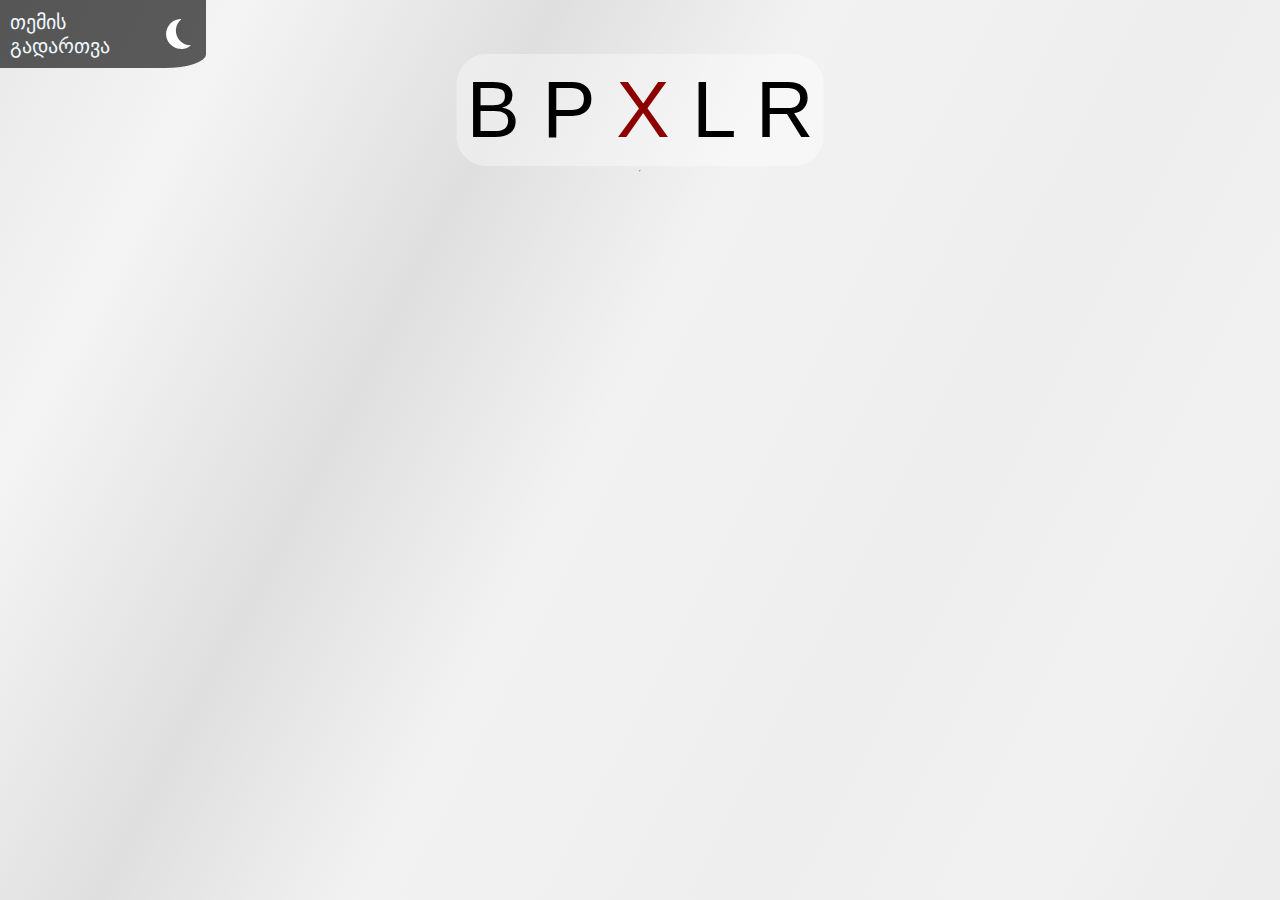
<file: events.html>
﻿<html>
<head>
	<title>BPXLR | Main </title>
	<meta charset="utf-8" />
	<link rel="stylesheet" href="styles.css">
	<link rel="stylesheet" href="light_mode.css" id="theme">
	<link rel="icon" src="" />
	<link rel="icon" type="image/x-icon" href="Media/icon.ico">
</head>
<body id="body">
	<div class="head">
		<h1 class="non_main_title"><a href="index.html">B P <span style="color: rgb(141, 0, 0)">X</span> L R</a></h1>
		<hr class="main_hr">
	</div>

	<div id="switchMode" class="theme_change">
		<span>თემის გადართვა    </span>
		<svg version="1.0" xmlns="http://www.w3.org/2000/svg"
			 width="20%" height="30px" viewBox="0 0 1049.000000 1280.000000"
			 preserveAspectRatio="xMidYMid meet">
			<metadata>
				Created by potrace 1.15, written by Peter Selinger 2001-2017
			</metadata>
			<g transform="translate(0.000000,1280.000000) scale(0.100000,-0.100000)"
			   fill="white" stroke="none">
				<path d="M6015 12789 c-740 -46 -1469 -219 -2145 -509 -284 -121 -817 -407
-985 -528 -22 -15 -108 -77 -191 -136 -179 -126 -366 -275 -521 -412 -163
-144 -375 -344 -398 -375 -11 -15 -63 -74 -115 -131 -1223 -1342 -1815 -3153
-1624 -4968 153 -1459 796 -2809 1835 -3849 665 -665 1429 -1156 2315 -1486
406 -151 865 -268 1304 -330 341 -48 510 -59 900 -59 374 -1 519 8 810 45 85
11 182 23 215 25 33 3 121 19 195 35 707 160 1097 293 1625 554 386 191 672
366 1000 612 261 196 285 223 237 271 -17 17 -43 20 -233 25 -1742 51 -3386
839 -4545 2177 -1184 1368 -1717 3206 -1453 5010 218 1494 969 2854 2124 3849
116 100 115 98 115 132 0 52 -22 59 -186 58 -82 -1 -207 -6 -279 -10z" />
			</g>
		</svg>
	</div>

	<script src="script.js"></script>
</body>
</html>
</file>
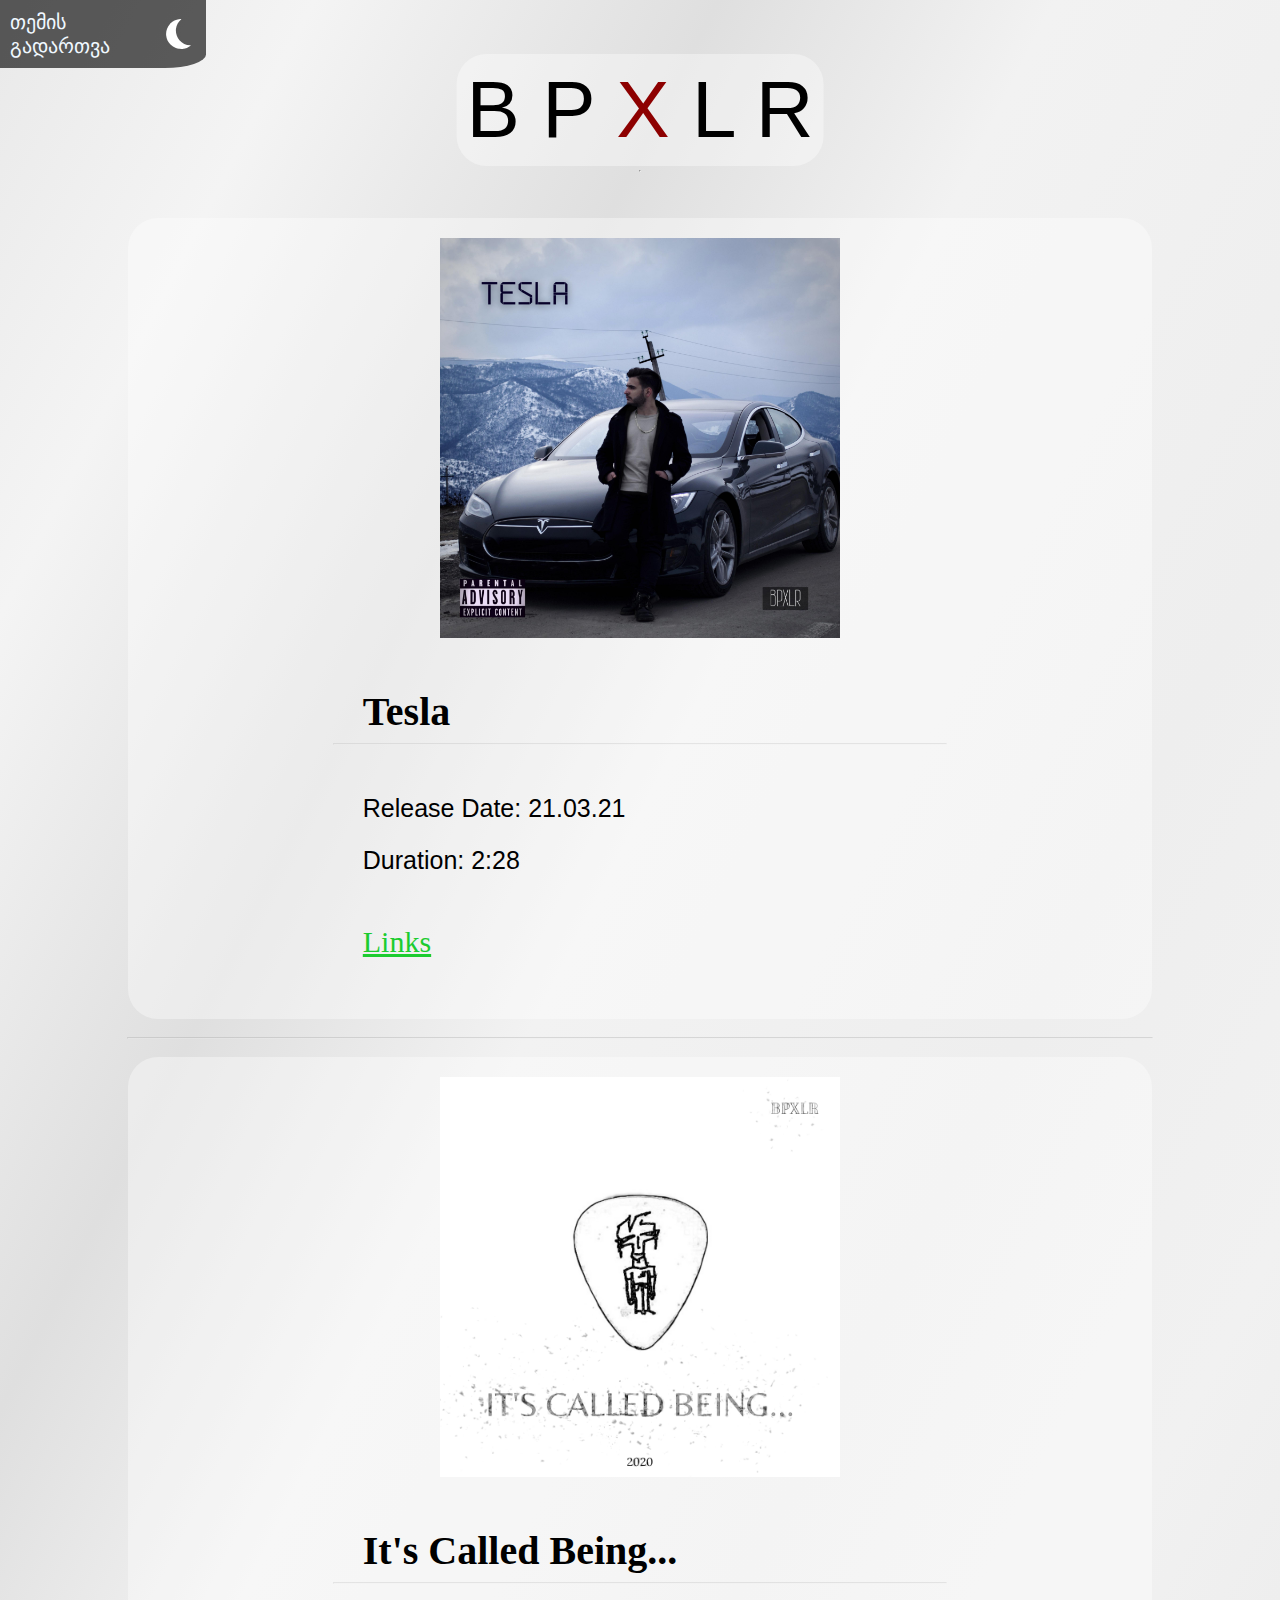
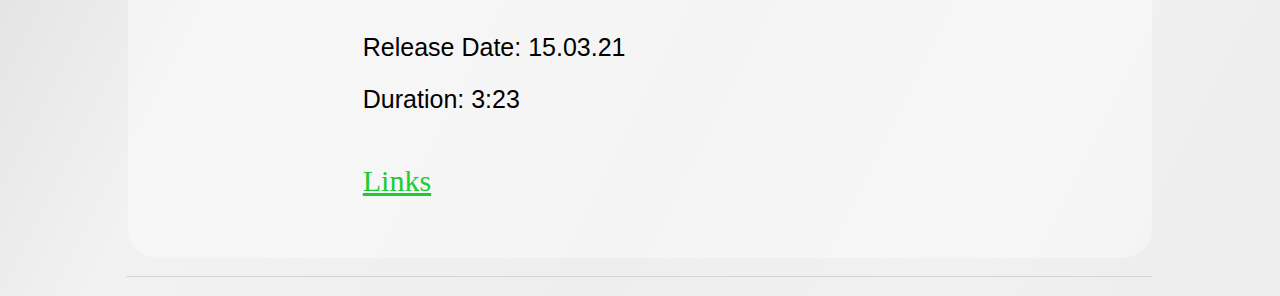
<file: listen.html>
﻿<html>
<head>
	<title>BPXLR | მუსიკა </title>
	<meta charset="utf-8" />
	<link rel="stylesheet" href="styles.css">
	<link rel="stylesheet" href="light_mode.css" id="theme">
	<link rel="icon" src="" />
	<link rel="icon" type="image/x-icon" href="Media/icon.ico">

</head>
<body id="body">
	<div class="head">
		<h1 class="non_main_title"><a href="index.html">B P <span style="color: rgb(141, 0, 0)">X</span> L R</a></h1>
		<hr class="main_hr">
	</div>

	<!-- !!! -->
	<div class="music_box">
		<div class="music_pic">
			<img width="400px" height="400px" src="Media\music\TESLA.jpg" />
		</div>
		<div class="music_info">
			<h3>Tesla</h3>
			<hr class="info_hr" />
			<br />
			<br />
			<span class="music_date">Release Date: 21.03.21</span>
			<br />
			<span class="music_date">Duration: 2:28</span>
			<a href="https://distrokid.com/hyperfollow/bpxlr/tesla"><div class="music_link">Links</div></a>
		</div>
	</div>
	<br />
	<hr class="music_hr" />
	<br />
	<!-- !!! -->
	<div class="music_box">
		<div class="music_pic">
			<img width="400px" height="400px" src="Media\music\It's Called Being....jpg" />
		</div>
		<div class="music_info">
			<h3>It's Called Being...</h3>
			<hr class="info_hr" />
			<br />
			<br />
			<span class="music_date"> Release Date: 15.03.21 </span>
			<br />
			<span class="music_date">Duration: 3:23</span>
			<a href="https://distrokid.com/hyperfollow/bpxlr/its-called-being"><div class="music_link">Links</div></a>
		</div>
	</div>
	<br />
	<hr class="music_hr" />
	<br />
	<!-- !!! -->


	<div id="switchMode" class="theme_change">
		<span>თემის გადართვა    </span>
		<svg version="1.0" xmlns="http://www.w3.org/2000/svg"
			 width="20%" height="30px" viewBox="0 0 1049.000000 1280.000000"
			 preserveAspectRatio="xMidYMid meet">
			<metadata>
				Created by potrace 1.15, written by Peter Selinger 2001-2017
			</metadata>
			<g transform="translate(0.000000,1280.000000) scale(0.100000,-0.100000)"
			   fill="white" stroke="none">
				<path d="M6015 12789 c-740 -46 -1469 -219 -2145 -509 -284 -121 -817 -407
-985 -528 -22 -15 -108 -77 -191 -136 -179 -126 -366 -275 -521 -412 -163
-144 -375 -344 -398 -375 -11 -15 -63 -74 -115 -131 -1223 -1342 -1815 -3153
-1624 -4968 153 -1459 796 -2809 1835 -3849 665 -665 1429 -1156 2315 -1486
406 -151 865 -268 1304 -330 341 -48 510 -59 900 -59 374 -1 519 8 810 45 85
11 182 23 215 25 33 3 121 19 195 35 707 160 1097 293 1625 554 386 191 672
366 1000 612 261 196 285 223 237 271 -17 17 -43 20 -233 25 -1742 51 -3386
839 -4545 2177 -1184 1368 -1717 3206 -1453 5010 218 1494 969 2854 2124 3849
116 100 115 98 115 132 0 52 -22 59 -186 58 -82 -1 -207 -6 -279 -10z" />
			</g>
		</svg>
	</div>

	<script src="script.js"></script>
</body>
</html>
</file>
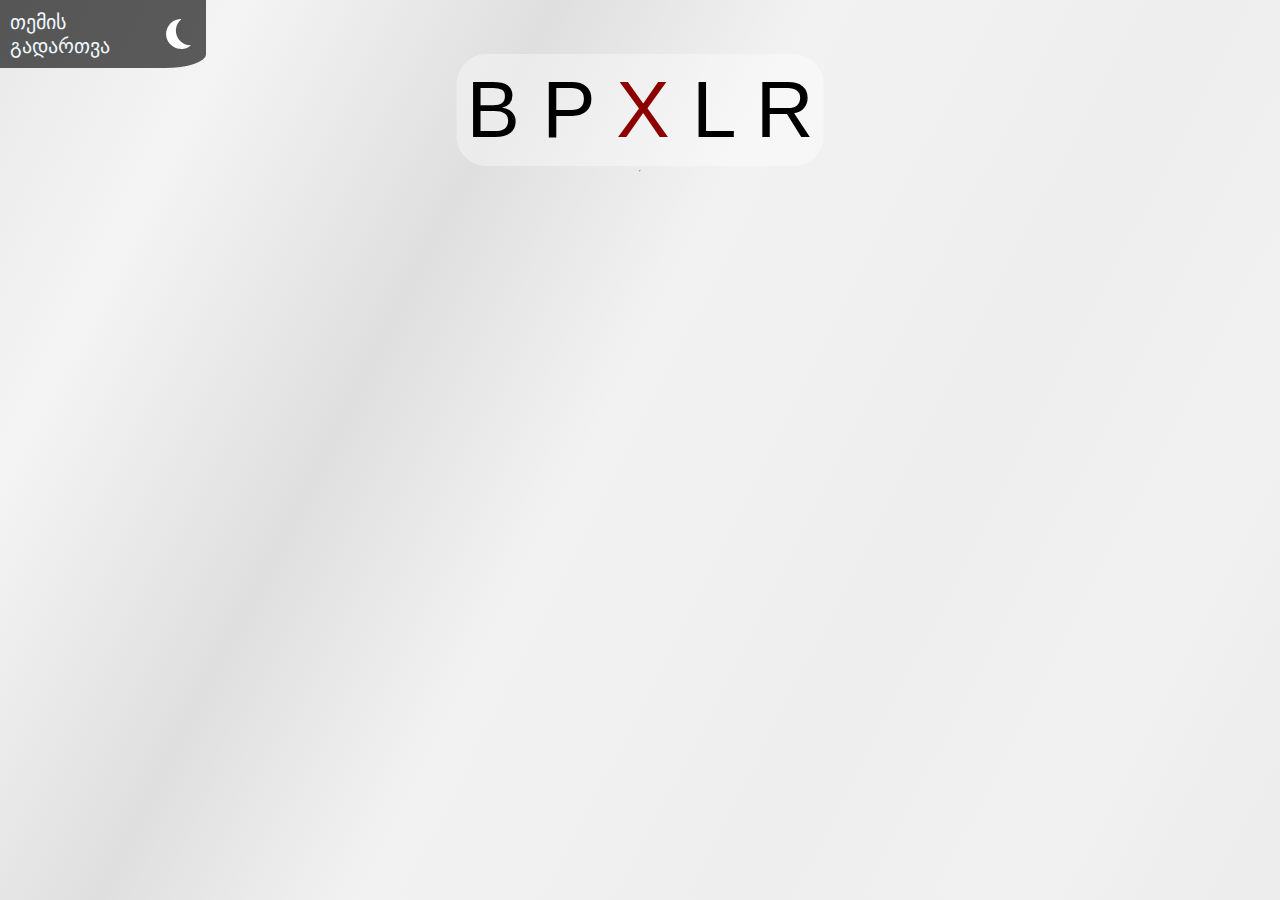
<file: merch.html>
﻿<html>
<head>
	<title>BPXLR | Main </title>
	<meta charset="utf-8" />
	<link rel="stylesheet" href="styles.css">
	<link rel="stylesheet" href="light_mode.css" id="theme">
	<link rel="icon" type="image/x-icon" href="Media/icon.ico">
</head>
<body>
	<div class="head">
		<h1 class="non_main_title"><a href="index.html">B P <span style="color: rgb(141, 0, 0)">X</span> L R</a></h1>
		<hr class="main_hr">
	</div>


	<div id="switchMode" class="theme_change">
		<span>თემის გადართვა    </span>
		<svg version="1.0" xmlns="http://www.w3.org/2000/svg"
			 width="20%" height="30px" viewBox="0 0 1049.000000 1280.000000"
			 preserveAspectRatio="xMidYMid meet">
			<metadata>
				Created by potrace 1.15, written by Peter Selinger 2001-2017
			</metadata>
			<g transform="translate(0.000000,1280.000000) scale(0.100000,-0.100000)"
			   fill="white" stroke="none">
				<path d="M6015 12789 c-740 -46 -1469 -219 -2145 -509 -284 -121 -817 -407
-985 -528 -22 -15 -108 -77 -191 -136 -179 -126 -366 -275 -521 -412 -163
-144 -375 -344 -398 -375 -11 -15 -63 -74 -115 -131 -1223 -1342 -1815 -3153
-1624 -4968 153 -1459 796 -2809 1835 -3849 665 -665 1429 -1156 2315 -1486
406 -151 865 -268 1304 -330 341 -48 510 -59 900 -59 374 -1 519 8 810 45 85
11 182 23 215 25 33 3 121 19 195 35 707 160 1097 293 1625 554 386 191 672
366 1000 612 261 196 285 223 237 271 -17 17 -43 20 -233 25 -1742 51 -3386
839 -4545 2177 -1184 1368 -1717 3206 -1453 5010 218 1494 969 2854 2124 3849
116 100 115 98 115 132 0 52 -22 59 -186 58 -82 -1 -207 -6 -279 -10z" />
			</g>
		</svg>
	</div>

	<script src="script.js"></script>
</body>
</html>
</file>
<file: styles.css>
/*------------------ ICONS ------------------*/
.icon_holder {
    display: flex;
    justify-content: center;
    padding: 20px;
}

/*------------------ /ICONS ------------------*/
a {
    margin: 0;
    padding: 0;
    text-decoration: none;
    width: max-content;
    height: max-content;
}

body {
    margin: 0;
    background-size: 400% 400%;
    background: linear-gradient(117deg, rgba(233,233,233,1) 0%, rgba(244,244,244,1) 14%, rgba(223,223,223,1) 32%, rgba(242,242,242,1) 47%, rgba(238,238,238,1) 69%, rgba(241,241,241,1) 85%, rgba(237,237,237,1) 96%);
    animation: gradient 15s ease infinite;
    transition: all 1s ease 0s;
}

@keyframes gradient {
    0% {
        background-position: 0% 50%;
    }

    50% {
        background-position: 100% 50%;
    }

    100% {
        background-position: 0% 50%;
    }
}

.head {
    height: 20%;
    width: 100%;
    justify-content: center;
    padding-block-start: 3%;
}


::-webkit-scrollbar {
    display: none;
}


/* 
body::-webkit-scrollbar {
    width: 0.8em;
}

body::-webkit-scrollbar-track {
    background-color: rgba(50,50,50,1);
    box-shadow: inset 0 0 6px rgba(0, 0, 0, 1);
}

body::-webkit-scrollbar-thumb {
    background-color: #808080;
    outline: 1px solid black;
    border-radius: 40px;
}
*/

.main_title {
    font-family: "Arial Narrow", Arial, sans-serif;
    font-style: normal;
    font-variant: normal;
    font-weight: 300;
    font-size: 80px;
    position: absolute;
    padding: 10px;
    left: 50%;
    transform: translate(-50%,0);
    animation-name: title;
    animation-duration: 1.5s;
    animation-iteration-count: 1;
    animation-direction: alternate;
    animation-fill-mode: forwards;
    z-index: 1;
    cursor: pointer;
    
}

@keyframes title {
    0% {
        opacity: 0%;
        transform: translate(-50%, 0);
        font-size: 30px;
    }

    20% {
        opacity: 20%;
    }

    50% {
        font-size: 100px;
        transform: translate(-50%, 200%);
        opacity: 40%;
    }

    100% {
        /*------------------
        -ms-transform: translate(-50%, -50%);
        transform: translate(-50%, -550%);
        ------------------*/
        margin: 0 auto;
    }
}

.non_main_title {
    font-family: "Arial Narrow", Arial, sans-serif;
    font-style: normal;
    font-variant: normal;
    font-weight: 300;
    color: aliceblue;
    font-size: 80px;
    position: absolute;
    padding: 10px;
    left: 50%;
    top: 0;
    transform: translate(-50%,0);
    animation-name: non_main_title;
    animation-duration: 1s;
    animation-iteration-count: 1;
    animation-direction: alternate;
    animation-fill-mode: forwards;
    z-index: 1;
    cursor: pointer;
}

@keyframes non_main_title {
    0% {
        opacity: 0%;
    }

    20% {
        color: rgba(14,19,37,1);
        opacity: 20%;
    }

    50% {
        color: aliceblue;
        opacity: 40%;
    }

    100% {
    }
}


.main_hr {
    position: absolute;
    display: block;
    animation-name: hr;
    animation-duration: 2s;
    animation-iteration-count: 1;
    animation-fill-mode: forwards;
    left: 50%;
    transform: translate(-50%,0);
    top: 18%;
}

@keyframes hr {
    0% {
        opacity: 0;
        width: 0%;
    }

    60% {
        opacity: 20%;
        width: 0%;
    }

    80% {
        opacity: 20%;
        width: 30%;
    }

    100% {
        width: 20%;
    }
}

.link_1, .link_2, .link_3 {
    opacity: 90%;
    height: 80%;
    width: 25%;
    padding: 20px;
    font-size: 20px;
    border-radius: 10%;
    cursor: pointer;
    transition: all 0.5s ease 0s;
}

.link_1:hover {
    background: #bebebe30;
    opacity: 100%;
    box-shadow: 0px 0px 54px 0px rgba(0,0,0,0.08) inset;
    -webkit-box-shadow: 0px 0px 54px 0px rgba(0,0,0,0.08) inset;
    -moz-box-shadow: 0px 0px 54px 0px rgba(0,0,0,0.08) inset;
}
.link_2:hover {
    background: #bebebe30;
    opacity: 100%;
    box-shadow: 0px 0px 54px 0px rgba(0,0,0,0.08) inset;
    -webkit-box-shadow: 0px 0px 54px 0px rgba(0,0,0,0.08) inset;
    -moz-box-shadow: 0px 0px 54px 0px rgba(0,0,0,0.08) inset;
}
.link_3:hover {
    background: #bebebe30;
    opacity: 100%;
    box-shadow: 0px 0px 54px 0px rgba(0,0,0,0.08) inset;
    -webkit-box-shadow: 0px 0px 54px 0px rgba(0,0,0,0.08) inset;
    -moz-box-shadow: 0px 0px 54px 0px rgba(0,0,0,0.08) inset;
}

.colector {
    display: flex;
    width: 90%;
    height: max-content;
    margin: 0 auto;
    justify-content: space-around;
    animation-name: col;
    animation-duration: 2s;
    animation-iteration-count: 1;
    animation-direction: alternate;
    animation-fill-mode: forwards;
    transition: all 0.3s ease 0s;
    flex-wrap: wrap;
}

@keyframes col {
    0% {
        opacity: 0%;
    }

    20% {
        transform: translate(0px, -100px);
    }

    50% {
        opacity: 0%;
    }

    100% {
        
    }
}

.music_box {
    margin: 0 auto;
    width: 80%;
    display: flex;
    justify-content: space-around;
    flex-wrap: wrap;
    animation-name: col;
    animation-duration: 1s;
    animation-iteration-count: 1;
    animation-direction: alternate;
    animation-fill-mode: forwards;
    transition: all 0.3s ease 0s;
    padding-block-end: 60px;
}

.music_pic {
    padding: 20px;
}

.music_info {
    width: 60%;
}

.music_hr {
    margin: 0 auto;
    width: 80%;
    opacity: 30%;
}

h3 {
    color: aliceblue;
    font-size: 40px;
    padding-inline-start:30px;
    margin: 30px auto 0;
}

.info_hr {
    opacity: 20%;
}

.music_date {
    font-family: "Arial Narrow", Arial, sans-serif;
    font-style: normal;
    font-variant: normal;
    font-weight: 200;
    display: block;
    color: aliceblue;
    font-size: 25px;
    padding-inline-start: 30px;
    padding-block-start: 5px;
}

.music_link {
    color: #1ccc30;
    display: block;
    font-size: 30px;
    text-decoration: underline;
    padding-inline-start: 30px;
    padding-block-start: 50px;
}

.theme_change {
    display: flex;
    align-items: center;
    position: absolute;
    height: max-content;
    width: max-content;
    background: #00000050;
    padding: 10px;
    left: 0%;
    top: 0%;
    transform: translate(-70%,0);
    font-size: 20px;
    border-bottom-right-radius: 20%;
    cursor: pointer;
    transition: all 0.3s ease-in-out 0s;
}

.theme_change:hover {
    background: #000000a1;
    transform: translate(0,0);

}

.music_page {
    display: none;
    width: 90%;
    height: max-content;
    margin: 0 auto;
    justify-content: space-around;
    animation-name: col;
    animation-duration: 3s;
    animation-iteration-count: 1;
    animation-direction: alternate;
    animation-fill-mode: forwards;
    transition: all 0.3s ease 0s;
    flex-wrap: wrap;
    padding-block-start: 5%;
    padding-block-end: 5%;
}

.merch_page {
    display: none;
    width: 90%;
    height: max-content;
    margin: 0 auto;
    justify-content: space-around;
    animation-name: col;
    animation-duration: 3s;
    animation-iteration-count: 1;
    animation-direction: alternate;
    animation-fill-mode: forwards;
    transition: all 0.3s ease 0s;
    flex-wrap: wrap;
    padding-block-start: 5%;
    padding-block-end: 5%;
}

.events_page {
    display: none;
    width: 90%;
    height: max-content;
    margin: 0 auto;
    justify-content: space-around;
    animation-name: col;
    animation-duration: 3s;
    animation-iteration-count: 1;
    animation-direction: alternate;
    animation-fill-mode: forwards;
    transition: all 0.3s ease 0s;
    flex-wrap: wrap;
    padding-block-start: 5%;
    padding-block-end: 5%;
}
</file>
<file: light_mode.css>
a, hr, h1, h2, h3, p, svg {
    color: rgba(0,0,0,2);
}

body {
}

.main_title {
    border-radius: 30px;
    color: black;
}

.non_main_title {
    background: #ffffff60;
    border-radius: 30px;
    color: aliceblue;
}

.colector {
    background: #ffffff05;
    border-radius: 30px;
}

.main_hr {
    background: black;
}

.link_1, .link_2, .link_3 {
    color: rgba(0,0,0,2);
}

.link_1:hover {
    background: #00000005;
    box-shadow: 10px 10px 10px 0px rgba(0,0,0,0.01) inset;
}

.link_2:hover {
    background: #00000005;
    box-shadow: 10px 10px 10px 0px rgba(0,0,0,0.01) inset;
}
.link_3:hover {
    background: #00000005;
    box-shadow: 10px 10px 10px 0px rgba(0,0,0,0.01) inset;
}

.music_box {
    background: #ffffff60;
    border-radius: 30px;
}

.music_date {
    color: rgba(0,0,0,2);
}

.music_link {
    color: #1ccc30;
}

.theme_change {
    background: #00000050;
    color: aliceblue;
}

.theme_change:hover {
    background: #000000a1;

}
</file>
